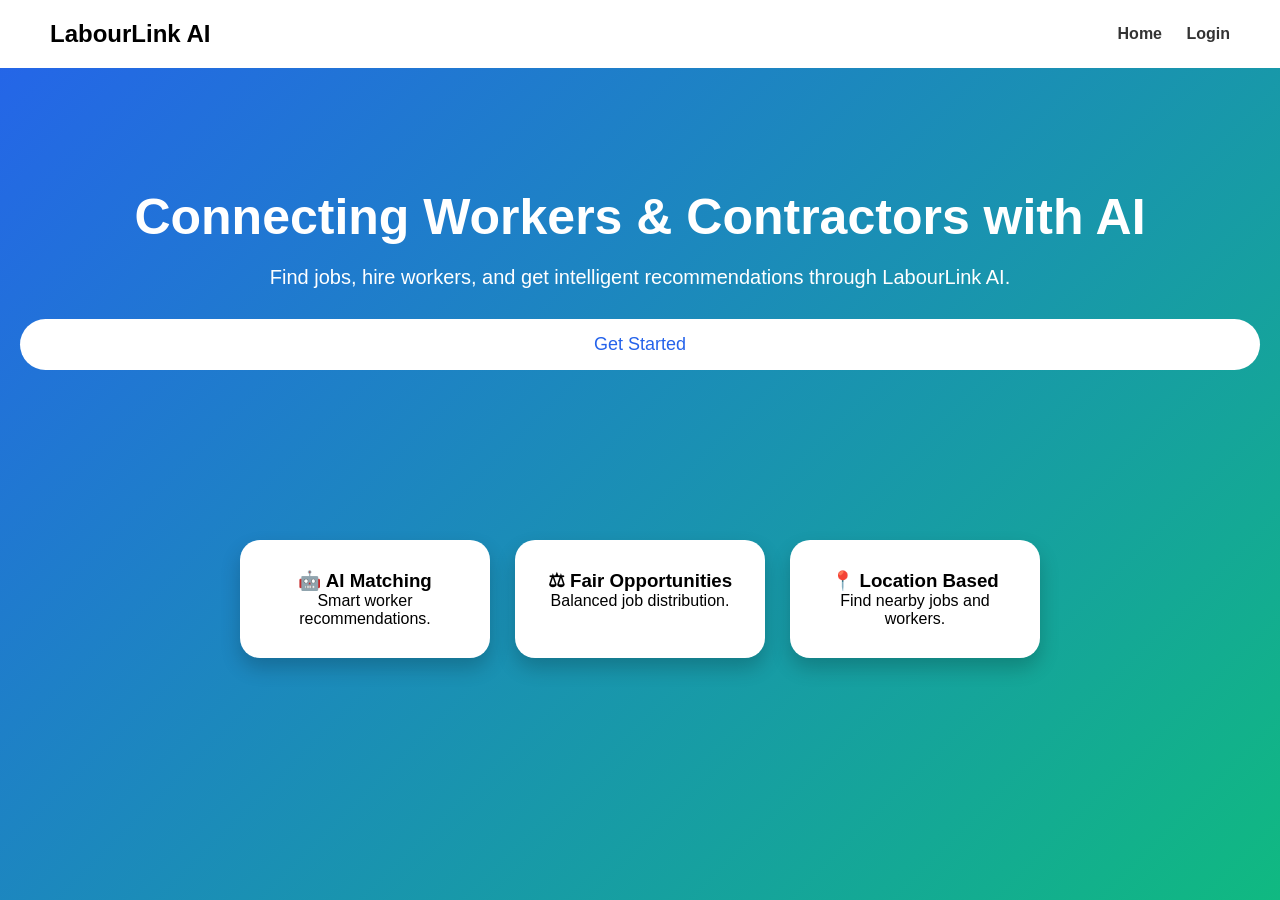
<file: index.html>
<!DOCTYPE html>
<html lang="en">
<head>
<meta charset="UTF-8">
<meta name="viewport" content="width=device-width, initial-scale=1.0">
<title>LabourLink AI</title>
<link rel="stylesheet" href="style.css">
</head>

<body>

<nav>
<h2>LabourLink AI</h2>

<div>
<a href="index.html">Home</a>
<a href="login.html">Login</a>
</div>
</nav>

<section class="hero">

<h1>Connecting Workers & Contractors with AI</h1>

<p>
Find jobs, hire workers, and get intelligent recommendations through LabourLink AI.
</p>

<button onclick="window.location.href='login.html'">
Get Started
</button>

</section>

<section class="features">

<div class="card">
<h3>🤖 AI Matching</h3>
<p>Smart worker recommendations.</p>
</div>

<div class="card">
<h3>⚖ Fair Opportunities</h3>
<p>Balanced job distribution.</p>
</div>

<div class="card">
<h3>📍 Location Based</h3>
<p>Find nearby jobs and workers.</p>
</div>

</section>

</body>
</html>
</file>
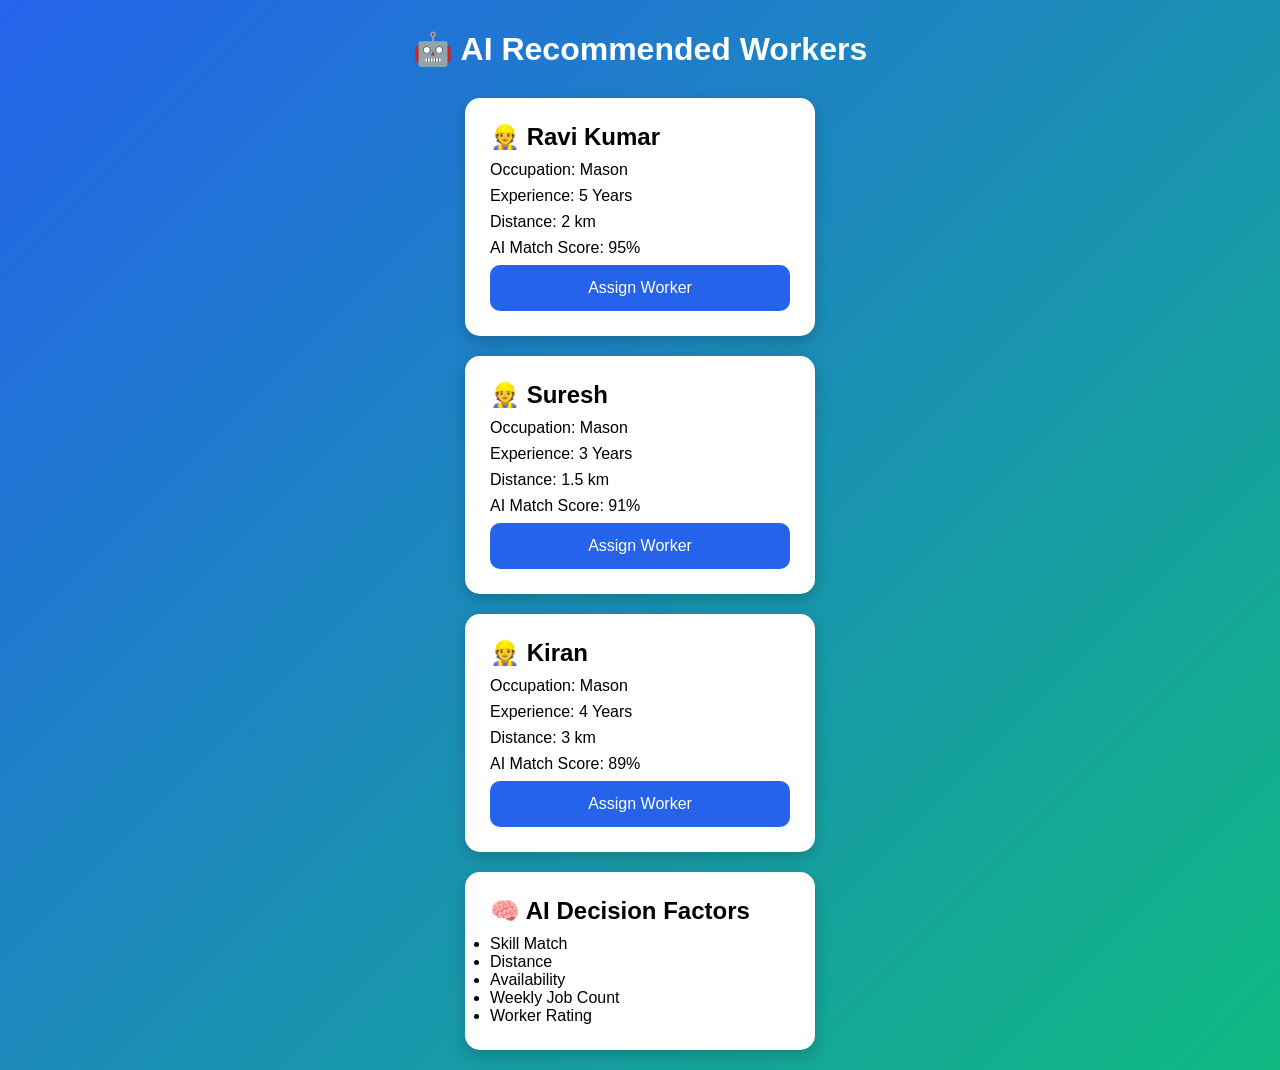
<file: ai-recommendation.html>
<!DOCTYPE html>
<html lang="en">
<head>
<meta charset="UTF-8">
<meta name="viewport" content="width=device-width, initial-scale=1.0">
<title>AI Worker Recommendations</title>
<link rel="stylesheet" href="style.css">
</head>

<body>

<h1 class="page-title">
🤖 AI Recommended Workers
</h1>

<div class="job-card">

<h2>👷 Ravi Kumar</h2>

<p>Occupation: Mason</p>

<p>Experience: 5 Years</p>

<p>Distance: 2 km</p>

<p>AI Match Score: 95%</p>

<button onclick="assignWorker()">
Assign Worker
</button>

</div>

<div class="job-card">

<h2>👷 Suresh</h2>

<p>Occupation: Mason</p>

<p>Experience: 3 Years</p>

<p>Distance: 1.5 km</p>

<p>AI Match Score: 91%</p>

<button onclick="assignWorker()">
Assign Worker
</button>

</div>

<div class="job-card">

<h2>👷 Kiran</h2>

<p>Occupation: Mason</p>

<p>Experience: 4 Years</p>

<p>Distance: 3 km</p>

<p>AI Match Score: 89%</p>

<button onclick="assignWorker()">
Assign Worker
</button>

</div>

<div class="job-card">

<h2>🧠 AI Decision Factors</h2>

<ul>
<li>Skill Match</li>
<li>Distance</li>
<li>Availability</li>
<li>Weekly Job Count</li>
<li>Worker Rating</li>
</ul>

</div>

<script src="script.js"></script>

</body>
</html>
</file>
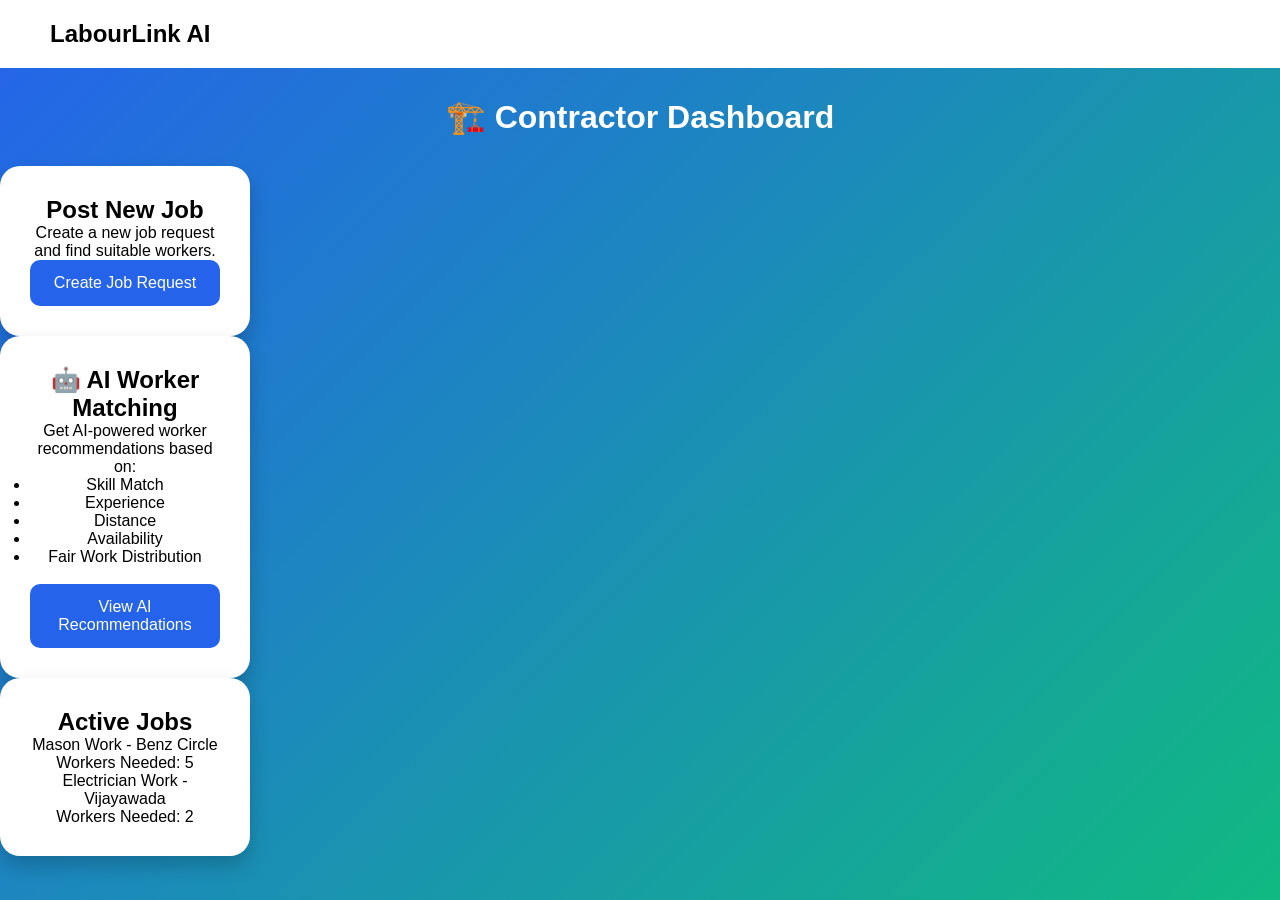
<file: contractor-dashboard.html>
<!DOCTYPE html>
<html lang="en">

<head>
    <meta charset="UTF-8">
    <meta name="viewport" content="width=device-width, initial-scale=1.0">
    <title>Contractor Dashboard</title>
    <link rel="stylesheet" href="style.css">
</head>

<body>

    <nav>
        <h2>LabourLink AI</h2>
    </nav>

    <h1 class="page-title">
        🏗️ Contractor Dashboard
    </h1>

    <div class="card">

        <h2>Post New Job</h2>

        <p>
            Create a new job request and find suitable workers.
        </p>

        <button onclick="createJob()">
            Create Job Request
        </button>

    </div>

    <div class="card">

        <h2>🤖 AI Worker Matching</h2>

        <p>
            Get AI-powered worker recommendations based on:
        </p>

        <ul>
            <li>Skill Match</li>
            <li>Experience</li>
            <li>Distance</li>
            <li>Availability</li>
            <li>Fair Work Distribution</li>
        </ul>

        <br>

        <button onclick="goToAI()">
            View AI Recommendations
        </button>

    </div>

    <div class="card">

        <h2>Active Jobs</h2>

        <p>Mason Work - Benz Circle</p>
        <p>Workers Needed: 5</p>

        <p>Electrician Work - Vijayawada</p>
        <p>Workers Needed: 2</p>

    </div>

    <script src="script.js"></script>

</body>

</html>
</file>
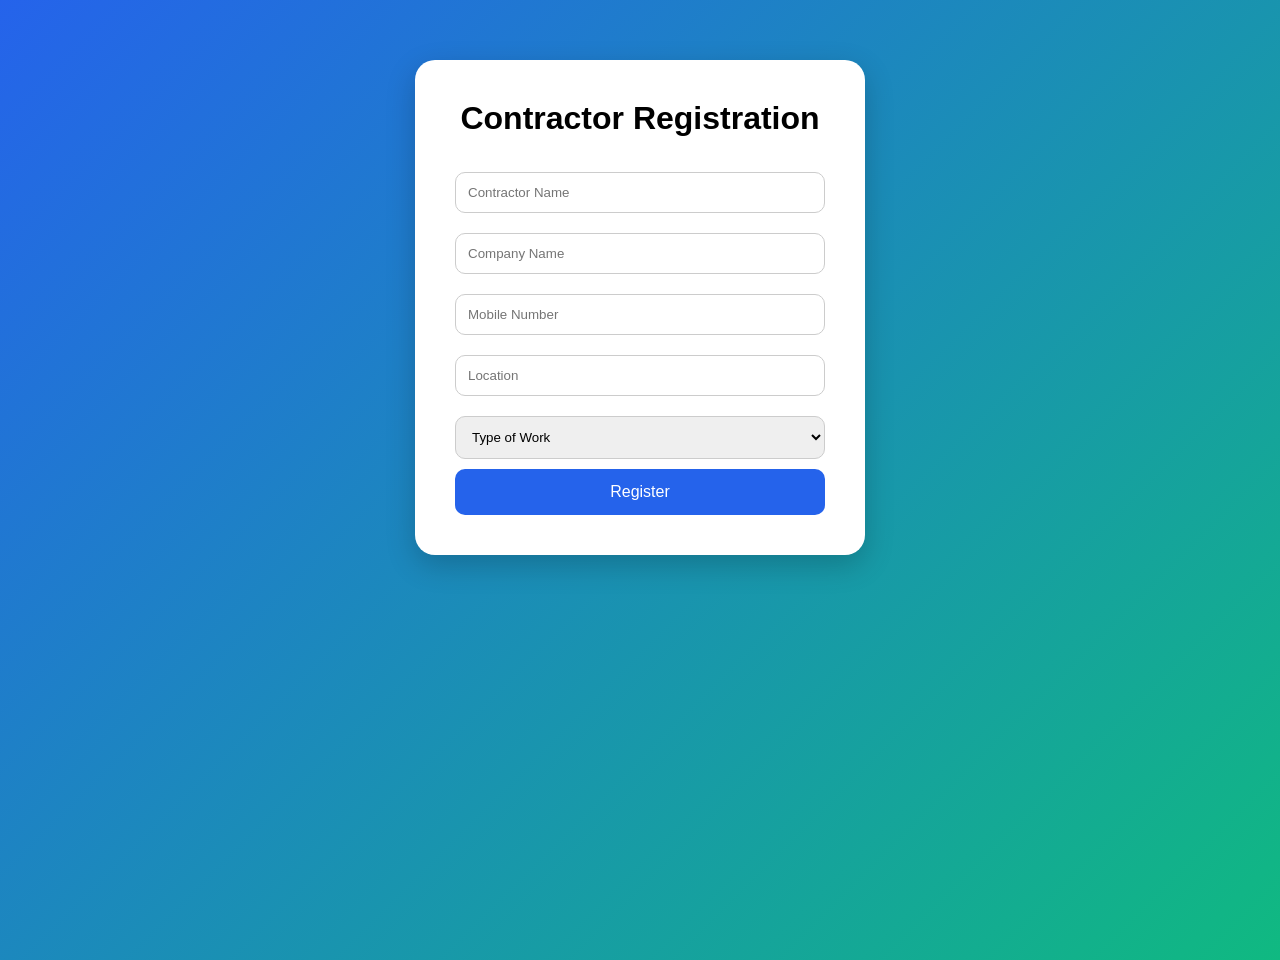
<file: contractor-register.html>
<!DOCTYPE html>
<html>
<head>
<title>Contractor Registration</title>
<link rel="stylesheet" href="style.css">
</head>

<body>

<div class="form-container">

<h1>Contractor Registration</h1>

<input type="text" placeholder="Contractor Name">

<input type="text" placeholder="Company Name">

<input type="text" placeholder="Mobile Number">

<input type="text" placeholder="Location">

<select>
<option>Type of Work</option>
<option>Construction</option>
<option>Painting</option>
<option>Electrical</option>
<option>Plumbing</option>
</select>

<button onclick="registerContractor()">
Register
</button>

</div>

<script src="script.js"></script>

</body>
</html>
</file>
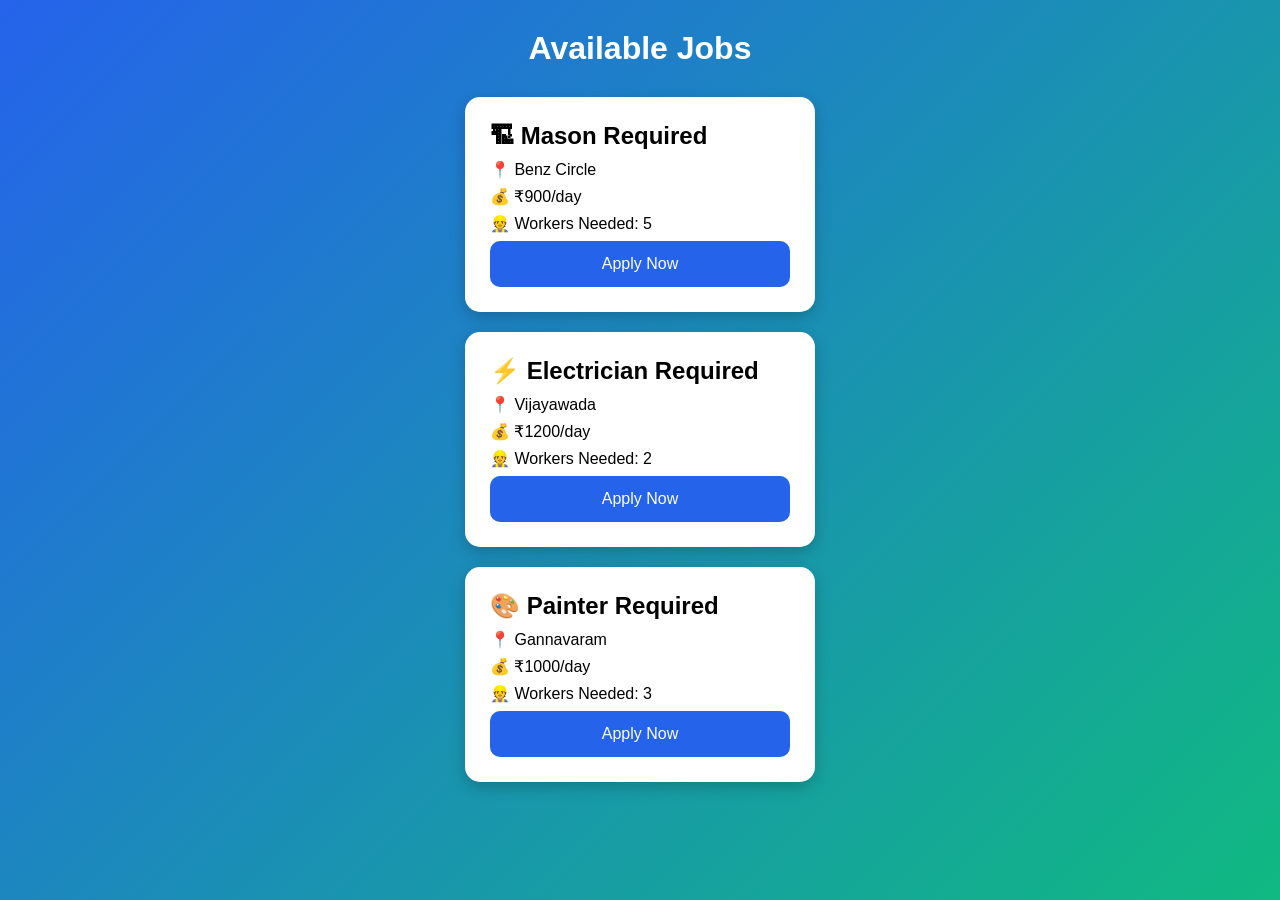
<file: jobs.html>
<!DOCTYPE html>
<html lang="en">
<head>
<meta charset="UTF-8">
<meta name="viewport" content="width=device-width, initial-scale=1.0">
<title>Available Jobs</title>
<link rel="stylesheet" href="style.css">
</head>

<body>

<h1 class="page-title">
Available Jobs
</h1>

<div class="job-card">

<h2>🏗 Mason Required</h2>

<p>📍 Benz Circle</p>

<p>💰 ₹900/day</p>

<p>👷 Workers Needed: 5</p>

<button onclick="applyJob()">
Apply Now
</button>

</div>

<div class="job-card">

<h2>⚡ Electrician Required</h2>

<p>📍 Vijayawada</p>

<p>💰 ₹1200/day</p>

<p>👷 Workers Needed: 2</p>

<button onclick="applyJob()">
Apply Now
</button>

</div>

<div class="job-card">

<h2>🎨 Painter Required</h2>

<p>📍 Gannavaram</p>

<p>💰 ₹1000/day</p>

<p>👷 Workers Needed: 3</p>

<button onclick="applyJob()">
Apply Now
</button>

</div>

<script src="script.js"></script>

</body>
</html>
</file>
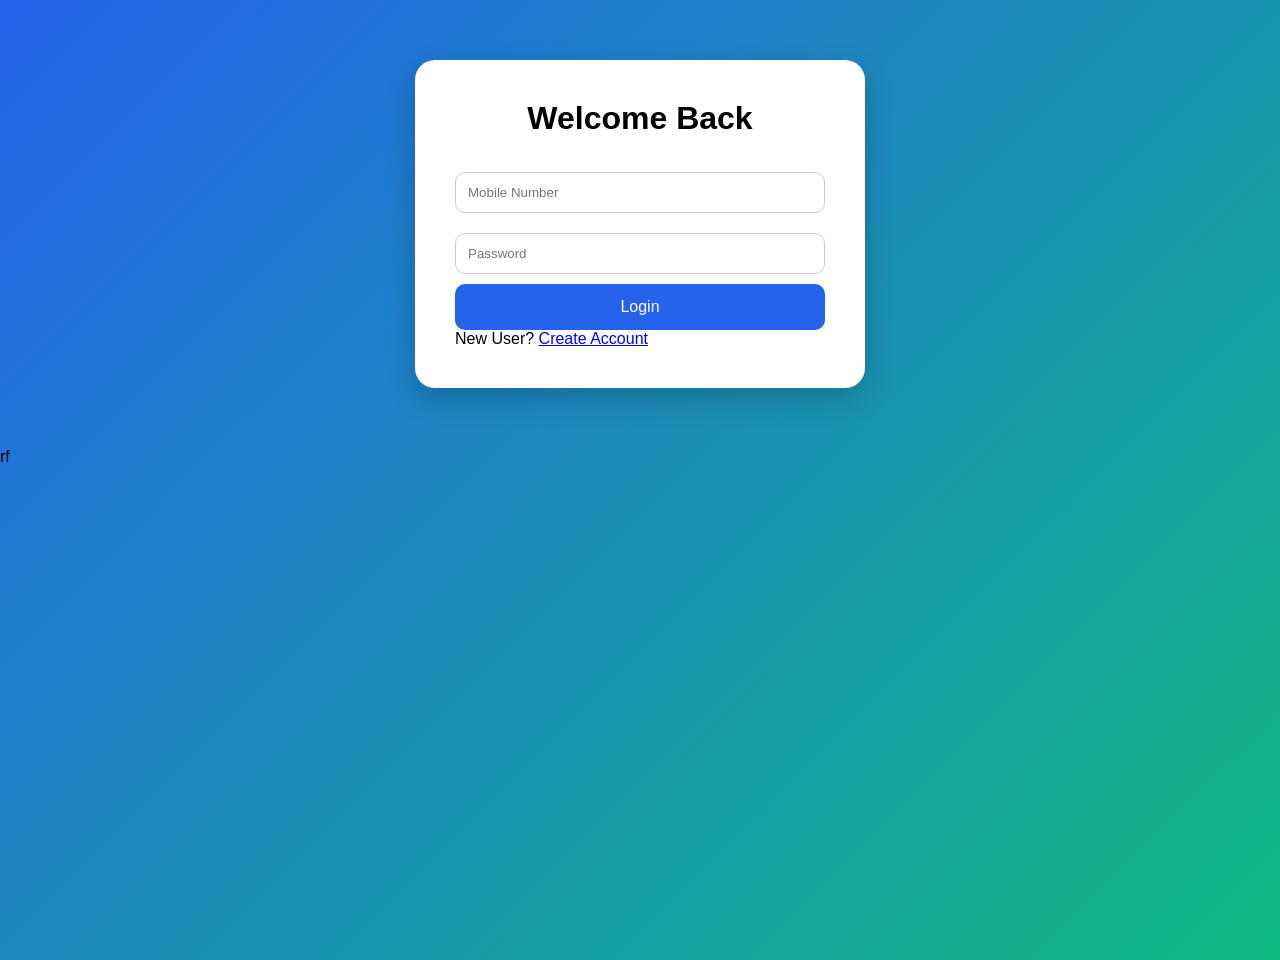
<file: login.html>
<!DOCTYPE html>
<html lang="en">
<head>
<meta charset="UTF-8">
<meta name="viewport" content="width=device-width, initial-scale=1.0">
<title>Login</title>
<link rel="stylesheet" href="style.css">
</head>

<body>

<div class="login-container">

<h1>Welcome Back</h1>

<input type="text" placeholder="Mobile Number">

<input type="password" placeholder="Password">

<button onclick="login()">
Login
</button>

<p>
New User?
<a href="role-selection.html">
Create Account
</a>
</p>

</div>

<script src="script.js"></script>
rf
</file>
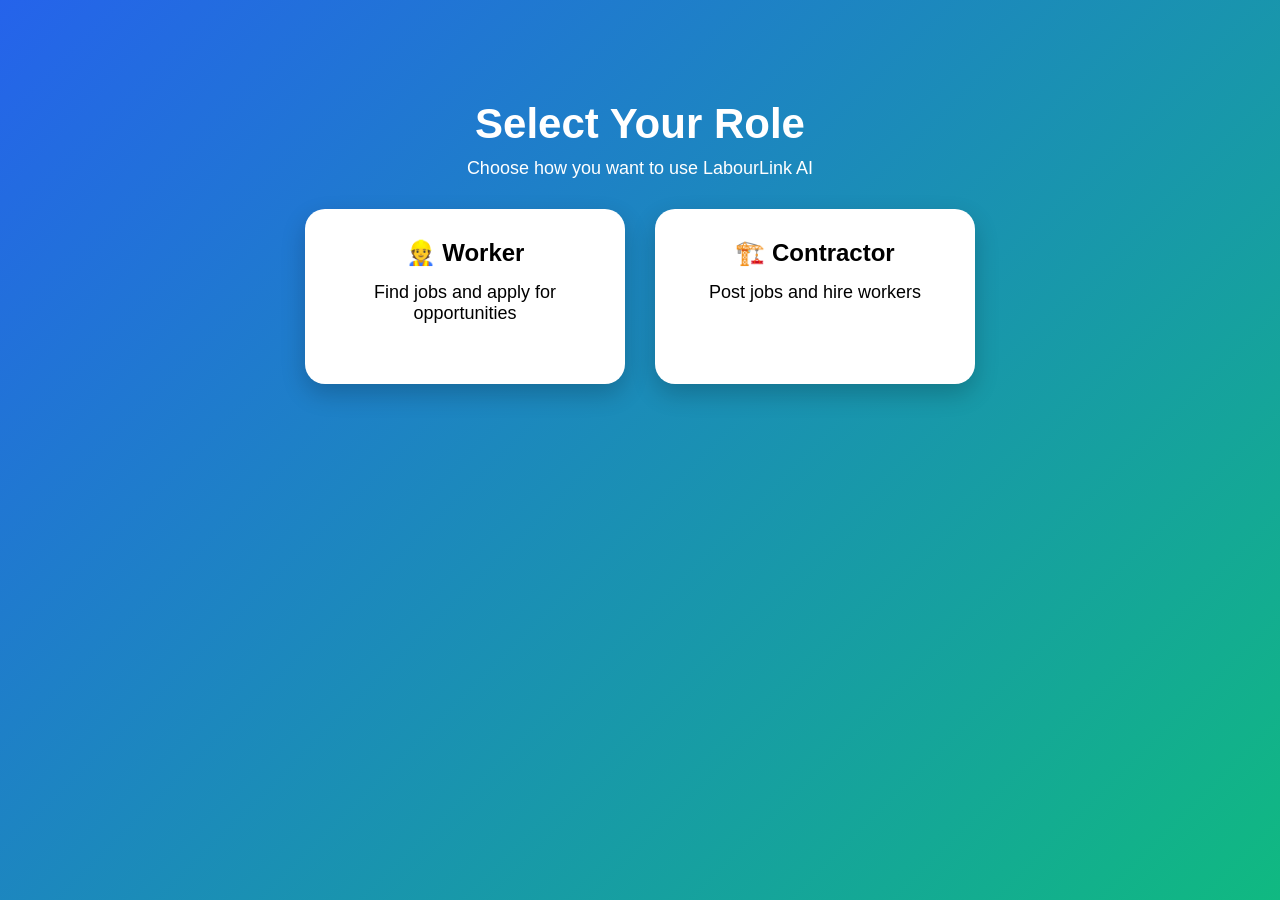
<file: role-selection.html>
<!DOCTYPE html>
<html lang="en">
<head>
<meta charset="UTF-8">
<meta name="viewport" content="width=device-width, initial-scale=1.0">
<title>Select Role</title>
<link rel="stylesheet" href="style.css">
</head>

<body>

<div class="role-container">

<h1>Select Your Role</h1>

<p>Choose how you want to use LabourLink AI</p>

<div class="role-cards">

<div class="role-card"
onclick="window.location.href='worker-register.html'">

<h2>👷 Worker</h2>

<p>
Find jobs and apply for opportunities
</p>

</div>

<div class="role-card"
onclick="window.location.href='contractor-register.html'">

<h2>🏗️ Contractor</h2>

<p>
Post jobs and hire workers
</p>

</div>

</div>

</div>

</body>
</html>
</file>
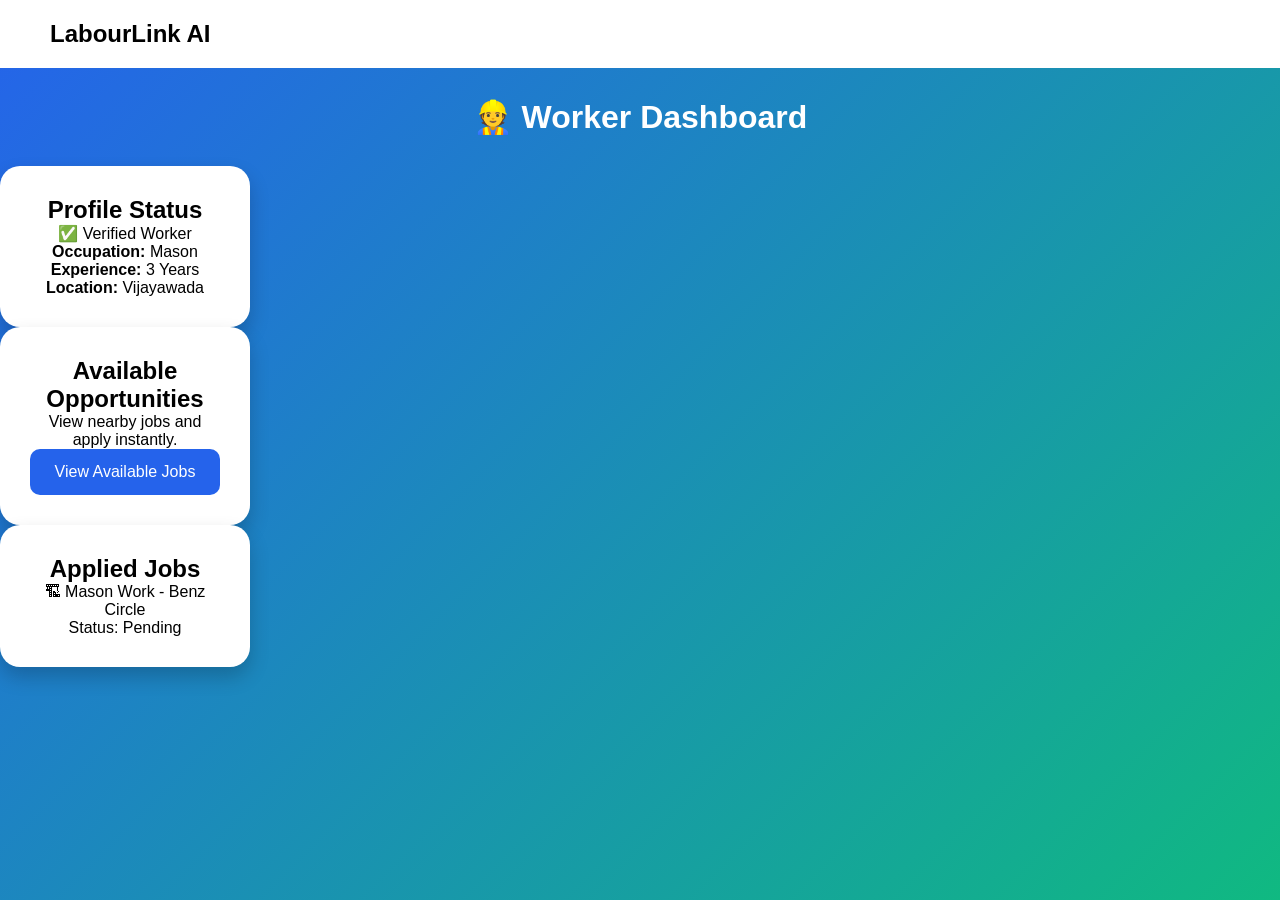
<file: worker-dashboard.html>
<!DOCTYPE html>
<html lang="en">

<head>
    <meta charset="UTF-8">
    <meta name="viewport" content="width=device-width, initial-scale=1.0">
    <title>Worker Dashboard</title>
    <link rel="stylesheet" href="style.css">
</head>

<body>

    <nav>
        <h2>LabourLink AI</h2>
    </nav>

    <h1 class="page-title">
        👷 Worker Dashboard
    </h1>

    <div class="card">

        <h2>Profile Status</h2>

        <p>✅ Verified Worker</p>

        <p><strong>Occupation:</strong> Mason</p>

        <p><strong>Experience:</strong> 3 Years</p>

        <p><strong>Location:</strong> Vijayawada</p>

    </div>

    <div class="card">

        <h2>Available Opportunities</h2>

        <p>
            View nearby jobs and apply instantly.
        </p>

        <button onclick="goToJobs()">
            View Available Jobs
        </button>

    </div>

    <div class="card">

        <h2>Applied Jobs</h2>

        <p>🏗 Mason Work - Benz Circle</p>

        <p>Status: Pending</p>

    </div>

    <script src="script.js"></script>

</body>

</html>
</file>
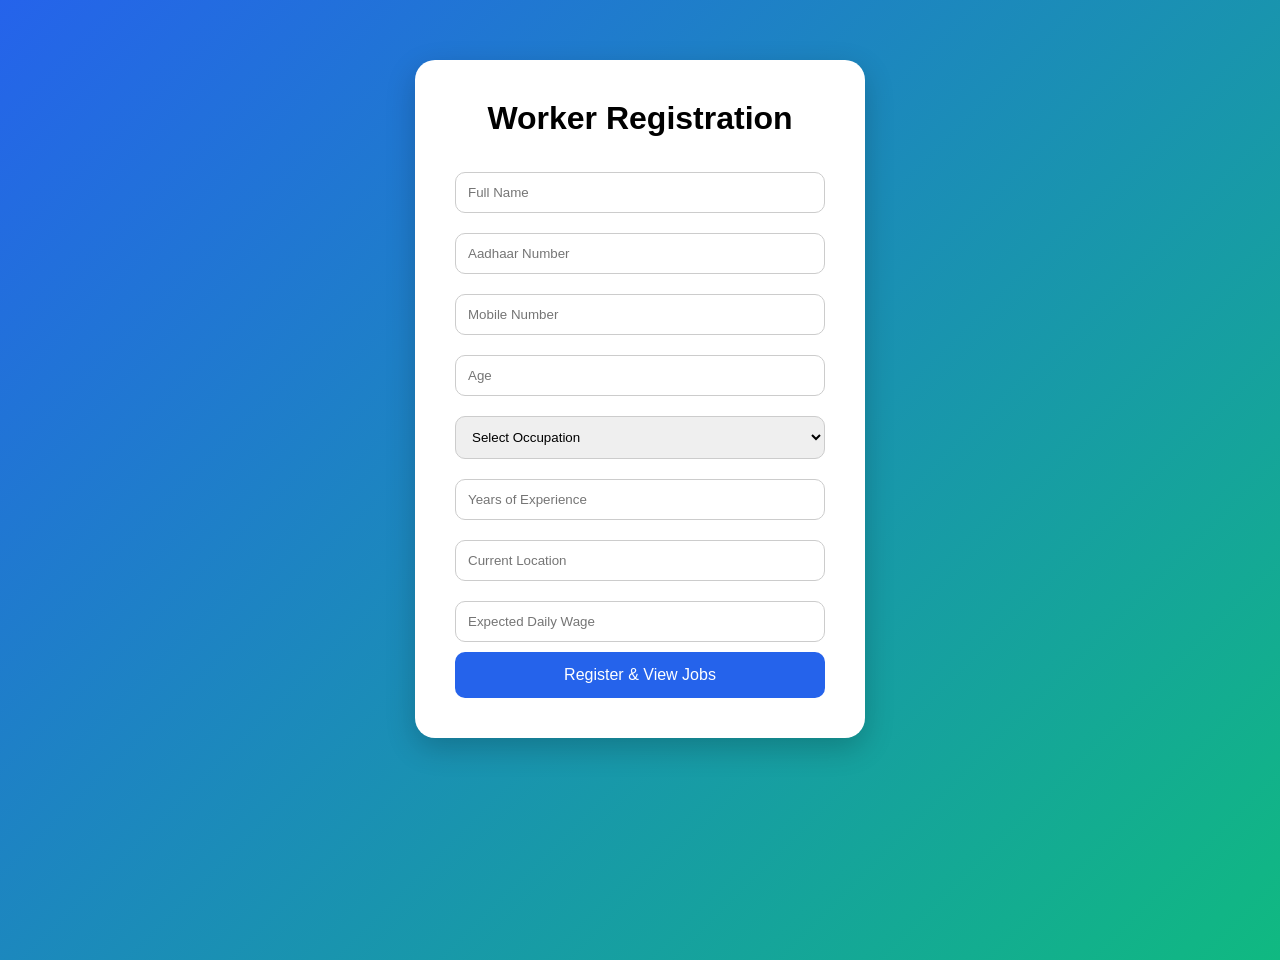
<file: worker-register.html>
<!DOCTYPE html>
<html lang="en">
<head>
<meta charset="UTF-8">
<meta name="viewport" content="width=device-width, initial-scale=1.0">
<title>Worker Registration</title>
<link rel="stylesheet" href="style.css">
</head>

<body>

<div class="form-container">

<h1>Worker Registration</h1>

<input type="text" placeholder="Full Name">

<input type="text" placeholder="Aadhaar Number">

<input type="text" placeholder="Mobile Number">

<input type="number" placeholder="Age">

<select>
<option>Select Occupation</option>
<option>Mason</option>
<option>Electrician</option>
<option>Painter</option>
<option>Plumber</option>
<option>Carpenter</option>
<option>Helper</option>
</select>

<input type="number" placeholder="Years of Experience">

<input type="text" placeholder="Current Location">

<input type="number" placeholder="Expected Daily Wage">

<button onclick="registerWorker()">
Register & View Jobs
</button>
</div>

<script src="script.js"></script>

</body>
</html>
</file>
<file: style.css>
*{
margin:0;
padding:0;
box-sizing:border-box;
font-family:'Segoe UI',sans-serif;
}

body{
background:linear-gradient(135deg,#2563eb,#10b981);
min-height:100vh;
}

nav{
display:flex;
justify-content:space-between;
align-items:center;
padding:20px 50px;
background:white;
}

nav a{
text-decoration:none;
margin-left:20px;
color:#333;
font-weight:bold;
}

.hero{
text-align:center;
padding:120px 20px;
color:white;
}

.hero h1{
font-size:50px;
margin-bottom:20px;
}

.hero p{
font-size:20px;
margin-bottom:30px;
}

.hero button{
padding:15px 35px;
border:none;
border-radius:30px;
background:white;
color:#2563eb;
font-size:18px;
cursor:pointer;
}

.features{
display:flex;
justify-content:center;
gap:25px;
padding:50px;
flex-wrap:wrap;
}

.card{
background:white;
padding:30px;
width:250px;
border-radius:20px;
box-shadow:0 10px 20px rgba(0,0,0,0.2);
text-align:center;
}

.login-container,
.form-container{
width:450px;
margin:60px auto;
background:white;
padding:40px;
border-radius:20px;
box-shadow:0 10px 30px rgba(0,0,0,.2);
}

.login-container h1,
.form-container h1{
margin-bottom:25px;
text-align:center;
}

input,
select{
width:100%;
padding:12px;
margin:10px 0;
border:1px solid #ccc;
border-radius:10px;
}

button{
width:100%;
padding:14px;
background:#2563eb;
color:white;
border:none;
border-radius:10px;
font-size:16px;
cursor:pointer;
}

button:hover{
background:#1d4ed8;
}

.page-title{
text-align:center;
color:white;
padding-top:30px;
margin-bottom:30px;
}

.job-card{
background:white;
width:350px;
margin:20px auto;
padding:25px;
border-radius:15px;
box-shadow:0 5px 15px rgba(0,0,0,.2);
}

.job-card h2{
margin-bottom:10px;
}

.job-card p{
margin:8px 0;
}
.role-container{
text-align:center;
padding:100px 20px;
color:white;
}

.role-container h1{
font-size:42px;
margin-bottom:10px;
}

.role-container p{
font-size:18px;
margin-bottom:30px;
}

.role-cards{
display:flex;
justify-content:center;
gap:30px;
flex-wrap:wrap;
}

.role-card{
background:white;
width:320px;
padding:30px;
border-radius:20px;
cursor:pointer;
color:black;
box-shadow:0 10px 25px rgba(0,0,0,.2);
transition:all .3s ease;
}

.role-card:hover{
transform:translateY(-10px);
}

.role-card h2{
margin-bottom:15px;
}
</file>
